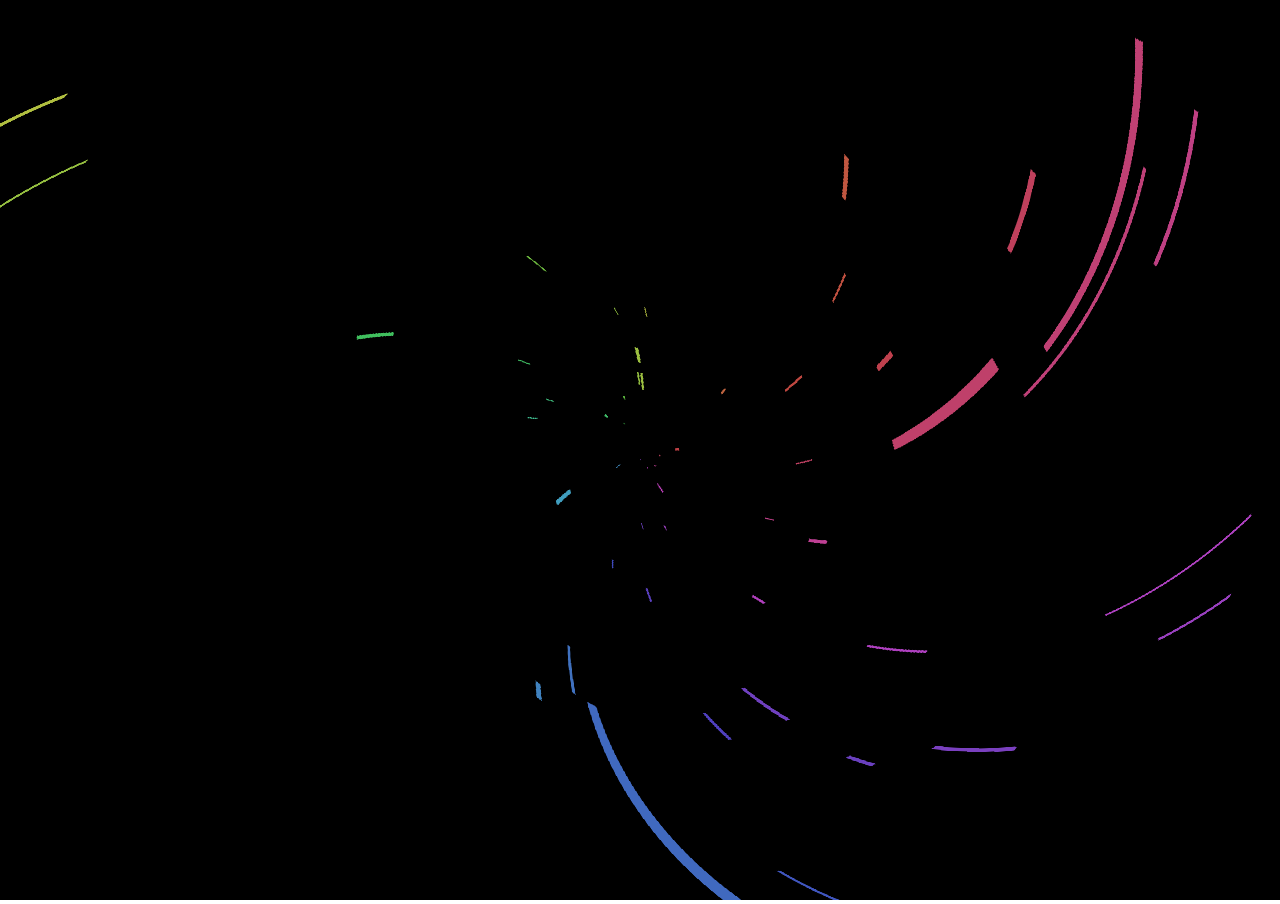
<file: postProcessing/index.html>
<!DOCTYPE html>
<html>
	<head>
		<meta charset="utf-8">
		<meta http-equiv="CACHE-CONTROL" content="NO-CACHE">
		<meta name="viewport" content="width=device-width, initial-scale=1.0">
		<title>Post-processing</title>
		<style type="text/css">
			html, body{
				padding:0;
				margin:0;
				height:100%;
				overflow:hidden;
			}
		</style>
		<script type="text/javascript" src="../js/mat4.js"></script>
		<script id="fragmentShader" type="x-shader/x-fragment">
			precision mediump float;
			varying vec4 outColor;
			void main(void){
				gl_FragColor=outColor;
			}
		</script>
		<script id="vertexShader" type="x-shader/x-vertex">
			attribute vec3 vertexPosition;
			attribute vec3 vertexNormal;
			uniform vec3 color;
			uniform mat4 pMatrix;
			uniform mat4 mVMatrix;
			varying vec4 outColor;
			void main(void){
				gl_Position=pMatrix*mVMatrix*vec4(vertexPosition, 1.0);
				outColor=vec4(color, 1.0);
			}
		</script>
		<script>
			var vertex=[-1, -1, 0,
			-1, 1, 0,
			1, 1, 0,
			1, -1, 0];
			var vertexIndex=[0, 1, 2, 0, 3, 2];
		</script>
		<script id="postF" type="x-shader/x-fragment">
			precision mediump float;
			uniform float intensity;
			uniform sampler2D sampler;
			varying vec2 coord;
			void main(void){
				float radius=distance(coord, vec2(0.5, 0.5))*intensity;
				vec2 spinCoord;
				vec2 coordO=coord-vec2(0.5, 0.5);
				coordO=coordO*0.8;
				spinCoord=vec2(cos(radius)*coordO.x-sin(radius)*coordO.y, sin(radius)*coordO.x+cos(radius)*coordO.y);
				coordO=spinCoord+vec2(0.5, 0.5);
				gl_FragColor=texture2D(sampler, coordO);
			}
		</script>
		<script id="postV" type="x-shader/x-vertex">
			attribute vec3 vertexPosition;
			uniform mat4 mVMatrix;
			varying vec2 coord;
			void main(void){
				gl_Position=vec4(vertexPosition, 1.0);
				vec4 tempCoord=vec4(vertexPosition, 1.0);
				tempCoord=tempCoord/vec4(2.0, 2.0, 1.0, 1.0);
				tempCoord=mVMatrix*tempCoord;
				tempCoord=tempCoord+vec4(0.5, 0.5, 0.0, 0.0);
				//coord=(vertexPosition.xy+vec2(1.0, 1.0))/2.0;
				coord=tempCoord.xy;
			}
		</script>
	</head>
	<body>
		<canvas id="canvas" style="width:100%;height:100%;"></canvas>
		<script type="text/javascript">
			var canvas=document.getElementById("canvas");
			var vertexBuffer, indexBuffer;
			var frameBuffer, texture, renderBuffer;
			var programShader, postPS;
			var colorMode=1;
			var lines=[];
			var gl;
			var startDate;
			function initialize(){
				gl=canvas.getContext("webgl")||canvas.getContext("experimental-webgl");
				initShaders();
				initBuffers();
				initTextureBuffer();
				gl.clearColor(0.0, 0.0, 0.0, 1.0);
				gl.enable(gl.DEPTH_TEST);
				startDate=new Date();
				window.requestAnimationFrame(draw);
			}

			function initShaders(){
				var fragmentShader=getShader(gl, "fragmentShader", "fragmentShader");
				var vertexShader=getShader(gl, "vertexShader", "vertexShader");
				programShader=gl.createProgram();
				gl.attachShader(programShader, vertexShader);
				gl.attachShader(programShader, fragmentShader);
				gl.linkProgram(programShader);
				if(!gl.getProgramParameter(programShader, gl.LINK_STATUS)){
					console.log("failed to initialize programShader shaderProgram.");
				}
				programShader.vertexPositionAttribute=gl.getAttribLocation(programShader, "vertexPosition");
				programShader.pMatrix=gl.getUniformLocation(programShader, "pMatrix");
				programShader.mVMatrix=gl.getUniformLocation(programShader, "mVMatrix");
				programShader.color=gl.getUniformLocation(programShader, "color");

				fragmentShader=getShader(gl, "postF", "fragmentShader");
				vertexShader=getShader(gl, "postV", "vertexShader");
				postPS=gl.createProgram();
				gl.attachShader(postPS, vertexShader);
				gl.attachShader(postPS, fragmentShader);
				gl.linkProgram(postPS);
				if(!gl.getProgramParameter(postPS, gl.LINK_STATUS)){
					console.log("failed to initialize postPS shaderProgram.");
				}
				postPS.vertexPositionAttribute=gl.getAttribLocation(postPS, "vertexPosition");
				postPS.samplerUniform=gl.getUniformLocation(postPS, "sampler");
				postPS.intensity=gl.getUniformLocation(postPS, "intensity");
				postPS.mVMatrix=gl.getUniformLocation(postPS, "mVMatrix");
			}

			function getShader(gl ,id, shaderType){
				var shaderScript = document.getElementById(id);
     			if (!shaderScript) {
        			return null;
				}
				var str="";
				var a=shaderScript.firstChild;
				while(a){
					if(a.nodeType==3){
						str+=a.textContent;
					}
					a=a.nextSibling;
				}
				var shader;
				if(shaderType=="fragmentShader"){
					shader = gl.createShader(gl.FRAGMENT_SHADER);
				}else if(shaderType=="vertexShader"){
					shader = gl.createShader(gl.VERTEX_SHADER);
				}else{
					return null;
				}
				gl.shaderSource(shader, str);
				gl.compileShader(shader);
				if(!gl.getShaderParameter(shader, gl.COMPILE_STATUS)){
					console.log(gl.getShaderInfoLog(shader));
					return null;
				}
				return shader;
			}

			function initBuffers(){
				vertexBuffer=gl.createBuffer();
				gl.bindBuffer(gl.ARRAY_BUFFER, vertexBuffer);
				gl.bufferData(gl.ARRAY_BUFFER, new Float32Array(vertex),gl.STATIC_DRAW);
				indexBuffer=gl.createBuffer();
				gl.bindBuffer(gl.ELEMENT_ARRAY_BUFFER, indexBuffer);
				gl.bufferData(gl.ELEMENT_ARRAY_BUFFER, new Uint16Array(vertexIndex), gl.STATIC_DRAW);
			}

			function initTextureBuffer() {
				frameBuffer=gl.createFramebuffer();
				gl.bindFramebuffer(gl.FRAMEBUFFER, frameBuffer);
				frameBuffer.width=2048;
				frameBuffer.height=2048;
				texture=gl.createTexture();
				gl.bindTexture(gl.TEXTURE_2D, texture);
				gl.texParameteri(gl.TEXTURE_2D, gl.TEXTURE_MAG_FILTER, gl.LINEAR);
				gl.texParameteri(gl.TEXTURE_2D, gl.TEXTURE_MIN_FILTER, gl.LINEAR);
				gl.texImage2D(gl.TEXTURE_2D, 0, gl.RGBA, frameBuffer.width, frameBuffer.height, 0, gl.RGBA, gl.UNSIGNED_BYTE, null);
				//gl.generateMipmap(gl.TEXTURE_2D);
				renderBuffer=gl.createRenderbuffer();
				gl.bindRenderbuffer(gl.RENDERBUFFER, renderBuffer);
				gl.renderbufferStorage(gl.RENDERBUFFER, gl.DEPTH_COMPONENT16, frameBuffer.width, frameBuffer.height);
				gl.framebufferTexture2D(gl.FRAMEBUFFER, gl.COLOR_ATTACHMENT0, gl.TEXTURE_2D, texture, 0);
				gl.framebufferRenderbuffer(gl.FRAMEBUFFER, gl.DEPTH_ATTACHMENT, gl.RENDERBUFFER, renderBuffer);
				gl.bindTexture(gl.TEXTURE_2D, null);
				gl.bindRenderbuffer(gl.RENDERBUFFER, null);
				gl.bindFramebuffer(gl.FRAMEBUFFER, null);
			}

			function draw(){
				var centerZ=0.0;
				var devicePixelRatio=window.devicePixelRatio||1;
				var width = gl.canvas.clientWidth*devicePixelRatio;
				var height = gl.canvas.clientHeight*devicePixelRatio;
				var currentDate=new Date();
				var lightDir=[-1, 0, -1];
				var mVMatrix;
				gl.canvas.width=width;
				gl.canvas.height=height;
				
				gl.bindFramebuffer(gl.FRAMEBUFFER, frameBuffer);
				gl.viewport(0, 0, frameBuffer.width, frameBuffer.height);
				var pMatrix=mat4.perspective(mat4.create(), Math.PI/5, width/height, 0.1, -3000);
				mat4.translate(pMatrix, pMatrix, [0, 0, -20]);
				gl.clear(gl.COLOR_BUFFER_BIT | gl.DEPTH_BUFFER_BIT);
				gl.useProgram(programShader);
				gl.enableVertexAttribArray(programShader.vertexPositionAttribute);
				
				gl.bindBuffer(gl.ARRAY_BUFFER, vertexBuffer);
				gl.vertexAttribPointer(programShader.vertexPositionAttribute, 3, gl.FLOAT, false, 0, 0);
				gl.bindBuffer(gl.ELEMENT_ARRAY_BUFFER, indexBuffer);
				gl.uniformMatrix4fv(programShader.pMatrix, false, pMatrix);
				for(var a=0;a<lines.length;a++){
					var line=lines[a];
					var timeDiff=currentDate-line.time;
					if(timeDiff>5000){
						lines.splice(a, 1);
						a--;
						continue;
					}
					mVMatrix=mat4.clone(line.rotate);
					mat4.translate(mVMatrix, mVMatrix, [timeDiff, 0, 0]);
					mat4.scale(mVMatrix, mVMatrix, line.size);
					gl.uniformMatrix4fv(programShader.mVMatrix, false, mVMatrix);
					gl.uniform3fv(programShader.color, line.color);
					gl.drawElements(gl.TRIANGLES, vertexIndex.length, gl.UNSIGNED_SHORT, 0);
				}
				gl.bindTexture(gl.TEXTURE_2D, texture);
				gl.generateMipmap(gl.TEXTURE_2D);
				gl.bindTexture(gl.TEXTURE_2D, null);
				gl.disableVertexAttribArray(programShader.vertexPositionAttribute);
				
				gl.bindFramebuffer(gl.FRAMEBUFFER, null);
				gl.viewport(0, 0, width, height);
				gl.clear(gl.COLOR_BUFFER_BIT | gl.DEPTH_BUFFER_BIT);
				gl.useProgram(postPS);
				gl.enableVertexAttribArray(postPS.vertexPositionAttribute);
				gl.bindBuffer(gl.ARRAY_BUFFER, vertexBuffer);
				gl.vertexAttribPointer(postPS.vertexPositionAttribute, 3, gl.FLOAT, false, 0, 0);
				gl.bindBuffer(gl.ELEMENT_ARRAY_BUFFER, indexBuffer);
				gl.activeTexture(gl.TEXTURE0);
				gl.bindTexture(gl.TEXTURE_2D, texture);
				gl.uniform1i(postPS.samplerUniform, 0);
				gl.uniform1f(postPS.intensity, Math.sin(-(currentDate-startDate)/2000)*2*Math.PI*0.5);
				mVMatrix=mat4.create();
				if(width>height){
					mat4.scale(mVMatrix, mVMatrix, [1, height/width, 1]);
				}else{
					mat4.scale(mVMatrix, mVMatrix, [width/height, 1, 1]);
				}
				gl.uniformMatrix4fv(postPS.mVMatrix, false, mVMatrix);
				gl.drawElements(gl.TRIANGLES, vertexIndex.length, gl.UNSIGNED_SHORT, 0);
				gl.disableVertexAttribArray(postPS.vertexPositionAttribute);

				if(lines.length>1000){
					lines.splice(0, 100);
				}
				var rand=Math.random()*4;
				for(var a=0;a<rand;a++){
					lines.push(new Line());
				}
				window.requestAnimationFrame(draw);
				//console.log(lines.length);
			}

			function Line(){
				this.color=[];
				this.size=[Math.random()*40+50, Math.random()*0.1+0.05, 1];
				this.roundAngle=Math.random()*2*Math.PI;
				var rand=Math.random();
				if(rand>0.7){
					this.position=Math.random()*100+200;
					this.size[1]*=this.position*0.06;
				}else if(rand >0.3){
					this.position=Math.random()*100+50;
					this.size[1]*=this.position*0.06;
				}else{
					this.position=Math.random()*50+1;
					this.size[1]*=this.position*0.15;
				}
				if(colorMode==0){
					this.color=[Math.random(), Math.random(), Math.random()];
				}else if(colorMode==1){
					var hsl=[this.roundAngle/Math.PI*180, 0.5, 0.5];
					this.color=hsl2rgb(hsl);
				}else if(colorMode==2){
					var hsl=[this.position/5*6, 0.5, 0.5];
					this.color=hsl2rgb(hsl);
				}
				this.rotate=mat4.identity(mat4.create());
				mat4.translate(this.rotate, this.rotate, [0, 0, -2000]);
				mat4.rotate(this.rotate, this.rotate, this.roundAngle, [0, 0, 1]);
				mat4.translate(this.rotate, this.rotate, [this.position, 0, 0]);
				mat4.rotate(this.rotate, this.rotate, Math.PI*0.5, [0, -1, 0]);
				this.time=new Date();
				
			}

			function hsl2rgb(hsl){
				var q;
				var color=[];
				if(hsl[2]<0.5){
					q=l*(1+hsl[1]);
				}else{
					q=hsl[2]+hsl[1]-(hsl[2]*hsl[1]);
				}
				var p=2*hsl[2]-q;
				var hk=hsl[0]/360;
				var t=[hk+1/3, hk, hk-1/3];
				for(var a=0;a<3;a++){
					if(t[a]<0){
						t[a]=t[a]+1;
					}else if(t[a]>1){
						t[a]=t[a]-1;
					}
					if(t[a]<1/6){
						color[a]=p+((q-p)*6*t[a]);
					}else if(t[a]<1/2){
						color[a]=q;
					}else if(t[a]<2/3){
						color[a]=p+((q-p)*6*(2/3-t[a]));
					}else{
						color[a]=p;
					}
				}
				return color;
			}

			function changeColorMode(){
				colorMode++;
				if(colorMode>2){
					colorMode=1;
				}
			}
			setInterval(changeColorMode, 5000);
			initialize();

		</script>
	</body>
</html>
</file>
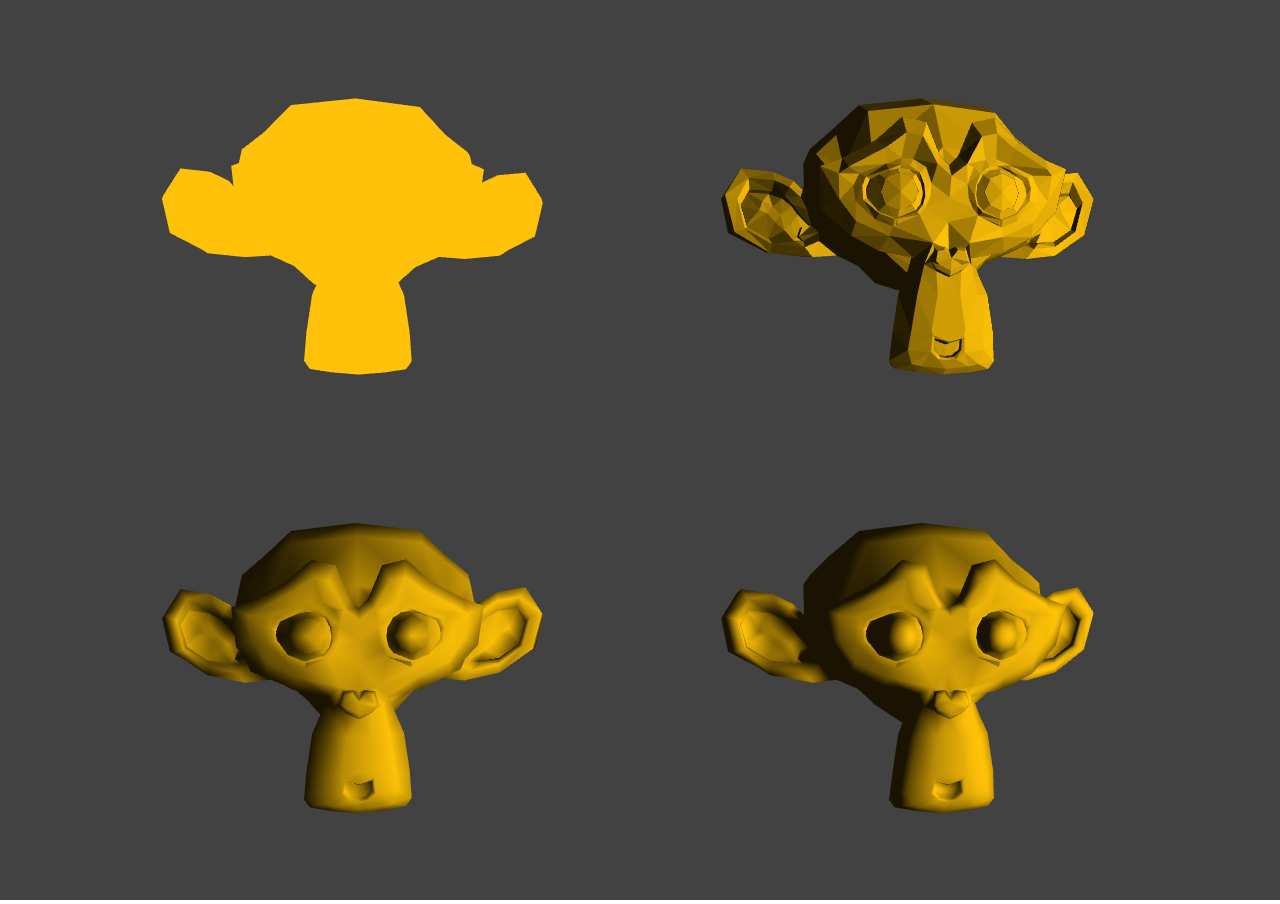
<file: shading/index.html>
<!DOCTYPE html>
<html>
	<head>
		<meta charset="utf-8">
		<meta http-equiv="CACHE-CONTROL" content="NO-CACHE">
		<meta name="viewport" content="width=device-width, initial-scale=1.0">
		<title>Shading Monkey</title>
		<style type="text/css">
			html, body{
				padding:0;
				margin:0;
				height:100%;
				overflow:hidden;
			}
		</style>
		<script type="text/javascript" src="../js/mat4.js"></script>
		<script id="noneF" type="x-shader/x-fragment">
			precision mediump float;
			varying vec4 color;
			void main(void){
				gl_FragColor=color;
			}
		</script>
		<script id="noneV" type="x-shader/x-vertex">
			attribute vec3 vertexPosition;
			uniform mat4 pMatrix;
			uniform mat4 mVMatrix;
			varying vec4 color;
			void main(void){
				vec3 objectColor=vec3(1.0,0.76,0.03);
				gl_Position=pMatrix*mVMatrix*vec4(vertexPosition, 1.0);
				color=vec4(objectColor, 1.0);
			}
		</script>
		<script id="flatF" type="x-shader/x-fragment">
			precision mediump float;
			varying vec4 color;
			void main(void){
				gl_FragColor=color;
			}
		</script>
		<script id="flatV" type="x-shader/x-vertex">
			attribute vec3 vertexPosition;
			attribute vec3 vertexNormal;
			uniform mat4 pMatrix;
			uniform mat4 mVMatrix;
			uniform vec3 lightPosition;
			uniform vec3 lightDir;
			varying vec4 color;
			void main(void){
				vec3 objectColor=vec3(1.0,0.76,0.03);
				float light;
				vec3 normal;
				normal=(mVMatrix*vec4(vertexNormal, 1.0)-mVMatrix*vec4(0.0, 0.0, 0.0, 1.0)).xyz;
				light=max(0.0, dot(normalize(-lightDir), normalize(normal)));
				gl_Position=pMatrix*mVMatrix*vec4(vertexPosition, 1.0);
				color=vec4((light*0.9+0.1)*objectColor, 1.0);
			}
		</script>
		<script id="phongF" type="x-shader/x-fragment">
			precision mediump float;
			uniform vec3 lightDir;
			varying vec4 normal;
			void main(void){
				vec3 objectColor=vec3(1.0,0.76,0.03);
				float light=max(0.0, dot(normalize(-lightDir), normalize(normal.xyz)));
				gl_FragColor=vec4((light*0.9+0.1)*objectColor, 1.0);;
			}
		</script>
		<script id="phongV" type="x-shader/x-vertex">
			attribute vec3 vertexPosition;
			attribute vec3 vertexNormal;
			uniform mat4 pMatrix;
			uniform mat4 mVMatrix;
			uniform vec3 lightPosition;
			varying vec4 normal;
			void main(void){
				normal=(mVMatrix*vec4(vertexNormal, 1.0)-mVMatrix*vec4(0.0, 0.0, 0.0, 1.0));
				gl_Position=pMatrix*mVMatrix*vec4(vertexPosition, 1.0);
			}
		</script>
		<script src="./monkey.js"></script>
	</head>
	<body>
		<canvas id="canvas" style="width:100%;height:100%;"></canvas>
		<script type="text/javascript">
			var canvas=document.getElementById("canvas");
			var monkeyVertexBuffer, monkeyNormalBuffer, monkeyIndexBuffer;
			var flatMonkeyIndexBuffer, flatMonkeyNormalBuffer, flatMonkeyVertexBuffer;
			var flatSP, phongSP, noneSP;
			var sunShaderProgram;
			var textures={};
			var gl;
			var startDate;
			function initialize(){
				gl=canvas.getContext("webgl")||canvas.getContext("experimental-webgl");
				initialMonkey();
				initShaders();
				initBuffers();
				initTexture();
				gl.clearColor(0.26, 0.26, 0.26, 1.0);
				gl.enable(gl.DEPTH_TEST);
				startDate=new Date();
				window.requestAnimationFrame(draw);
			}

			function initShaders(){
				var fragmentShader=getShader(gl, "flatF", "fragmentShader");
				var vertexShader=getShader(gl, "flatV", "vertexShader");
				flatSP=gl.createProgram();
				gl.attachShader(flatSP, vertexShader);
				gl.attachShader(flatSP, fragmentShader);
				gl.linkProgram(flatSP);
				if(!gl.getProgramParameter(flatSP, gl.LINK_STATUS)){
					console.log("failed to initialize flatSP shaderProgram.");
				}
				flatSP.vertexPositionAttribute=gl.getAttribLocation(flatSP, "vertexPosition");
				flatSP.vertexNormalAttribute=gl.getAttribLocation(flatSP, "vertexNormal");
				flatSP.pMatrix=gl.getUniformLocation(flatSP, "pMatrix");
				flatSP.mVMatrix=gl.getUniformLocation(flatSP, "mVMatrix");
				flatSP.lightDir=gl.getUniformLocation(flatSP, "lightDir");

				fragmentShader=getShader(gl, "phongF", "fragmentShader");
				vertexShader=getShader(gl, "phongV", "vertexShader");
				phongSP=gl.createProgram();
				gl.attachShader(phongSP, vertexShader);
				gl.attachShader(phongSP, fragmentShader);
				gl.linkProgram(phongSP);
				if(!gl.getProgramParameter(phongSP, gl.LINK_STATUS)){
					console.log("failed to initialize phongSP shaderProgram.");
				}
				phongSP.vertexPositionAttribute=gl.getAttribLocation(phongSP, "vertexPosition");
				phongSP.vertexNormalAttribute=gl.getAttribLocation(phongSP, "vertexNormal");
				phongSP.pMatrix=gl.getUniformLocation(phongSP, "pMatrix");
				phongSP.mVMatrix=gl.getUniformLocation(phongSP, "mVMatrix");
				phongSP.lightDir=gl.getUniformLocation(phongSP, "lightDir");
				
				fragmentShader=getShader(gl, "noneF", "fragmentShader");
				vertexShader=getShader(gl, "noneV", "vertexShader");
				noneSP=gl.createProgram();
				gl.attachShader(noneSP, vertexShader);
				gl.attachShader(noneSP, fragmentShader);
				gl.linkProgram(noneSP);
				if(!gl.getProgramParameter(noneSP, gl.LINK_STATUS)){
					console.log("failed to initialize noneSP shaderProgram.");
				}
				noneSP.vertexPositionAttribute=gl.getAttribLocation(noneSP, "vertexPosition");
				noneSP.pMatrix=gl.getUniformLocation(noneSP, "pMatrix");
				noneSP.mVMatrix=gl.getUniformLocation(noneSP, "mVMatrix");
			}

			function getShader(gl ,id, shaderType){
				var shaderScript = document.getElementById(id);
     			if (!shaderScript) {
        			return null;
				}
				var str="";
				var a=shaderScript.firstChild;
				while(a){
					if(a.nodeType==3){
						str+=a.textContent;
					}
					a=a.nextSibling;
				}
				var shader;
				if(shaderType=="fragmentShader"){
					shader = gl.createShader(gl.FRAGMENT_SHADER);
				}else if(shaderType=="vertexShader"){
					shader = gl.createShader(gl.VERTEX_SHADER);
				}else{
					return null;
				}
				gl.shaderSource(shader, str);
				gl.compileShader(shader);
				if(!gl.getShaderParameter(shader, gl.COMPILE_STATUS)){
					console.log(gl.getShaderInfoLog(shader));
					return null;
				}
				return shader;
			}

			function initBuffers(){
				monkeyVertexBuffer=gl.createBuffer();
				gl.bindBuffer(gl.ARRAY_BUFFER, monkeyVertexBuffer);
				gl.bufferData(gl.ARRAY_BUFFER, new Float32Array(monkeyVertex),gl.STATIC_DRAW);
				monkeyNormalBuffer=gl.createBuffer();
				gl.bindBuffer(gl.ARRAY_BUFFER, monkeyNormalBuffer);
				gl.bufferData(gl.ARRAY_BUFFER, new Float32Array(monkeyNormal), gl.STATIC_DRAW);
				monkeyIndexBuffer=gl.createBuffer();
				gl.bindBuffer(gl.ELEMENT_ARRAY_BUFFER, monkeyIndexBuffer);
				gl.bufferData(gl.ELEMENT_ARRAY_BUFFER, new Uint16Array(monkeyVertexIndex), gl.STATIC_DRAW);
				flatMonkeyVertexBuffer=gl.createBuffer();
				gl.bindBuffer(gl.ARRAY_BUFFER, flatMonkeyVertexBuffer);
				gl.bufferData(gl.ARRAY_BUFFER, new Float32Array(monkeyFlatVertex),gl.STATIC_DRAW);
				flatMonkeyNormalBuffer=gl.createBuffer();
				gl.bindBuffer(gl.ARRAY_BUFFER, flatMonkeyNormalBuffer);
				gl.bufferData(gl.ARRAY_BUFFER, new Float32Array(monkeyFlatNormal), gl.STATIC_DRAW);
				flatMonkeyIndexBuffer=gl.createBuffer();
				gl.bindBuffer(gl.ELEMENT_ARRAY_BUFFER, flatMonkeyIndexBuffer);
				gl.bufferData(gl.ELEMENT_ARRAY_BUFFER, new Uint16Array(monkeyFlatVertexIndex), gl.STATIC_DRAW);
			}

			function initTexture(){
			}

			function loadTexture(texture){
				textures[texture]=gl.createTexture();
				textures[texture].image=new Image();
				textures[texture].image.onload=function(){
					handleTexture(texture);
				}.bind(this);
				gl.bindTexture(gl.TEXTURE_2D, textures[texture]);
				gl.texImage2D(gl.TEXTURE_2D, 0, gl.RGBA, 1, 1, 0, gl.RGBA, gl.UNSIGNED_BYTE, new Uint8Array([125, 125, 125,255]));
				textures[texture].image.src="./"+texture+".png";
			}

			function handleTexture(texture){
				var temp=textures[texture];
				gl.bindTexture(gl.TEXTURE_2D, temp);
				gl.pixelStorei(gl.UNPACK_FLIP_Y_WEBGL, true);
				gl.texImage2D(gl.TEXTURE_2D, 0, gl.RGBA, gl.RGBA, gl.UNSIGNED_BYTE, temp.image);
				if(isPowerOfTwo(temp.image.width)&&isPowerOfTwo(temp.image.height)){
					gl.texParameteri(gl.TEXTURE_2D, gl.TEXTURE_MAG_FILTER, gl.LINEAR);
					gl.texParameteri(gl.TEXTURE_2D, gl.TEXTURE_MIN_FILTER, gl.LINEAR);
					gl.texParameteri(gl.TEXTURE_2D, gl.TEXTURE_WRAP_S, gl.REPEAT);
					gl.texParameteri(gl.TEXTURE_2D, gl.TEXTURE_WRAP_T, gl.REPEAT);
				}else{
					gl.texParameteri(gl.TEXTURE_2D, gl.TEXTURE_MIN_FILTER, gl.LINEAR);
					gl.texParameteri(gl.TEXTURE_2D, gl.TEXTURE_WRAP_S, gl.CLAMP_TO_EDGE);
					gl.texParameteri(gl.TEXTURE_2D, gl.TEXTURE_WRAP_T, gl.CLAMP_TO_EDGE);
				}
				gl.bindTexture(gl.TEXTURE_2D, null);
				
			}

			function isPowerOfTwo(i){
				return (i&(i-1))==0;
			}

			function draw(){
				var centerZ=0.0;
				var devicePixelRatio=window.devicePixelRatio||1;
				var width = gl.canvas.clientWidth*devicePixelRatio;
				var height = gl.canvas.clientHeight*devicePixelRatio;
				var currentDate=new Date();
				var lightDir=[-1, 0, -1];
				var mVMatrix;
				gl.canvas.width=width;
				gl.canvas.height=height;
				gl.viewport(0, 0, width, height);
				gl.clear(gl.COLOR_BUFFER_BIT | gl.DEPTH_BUFFER_BIT);
				
				var pMatrix=mat4.perspective(mat4.create(), Math.PI/10, width/height, 0.1, 10000);
				mat4.translate(pMatrix, pMatrix, [0, 0, -20]);

				gl.useProgram(noneSP);
				gl.enableVertexAttribArray(noneSP.vertexPositionAttribute);
				mVMatrix=mat4.identity(mat4.create());
				gl.bindBuffer(gl.ARRAY_BUFFER, monkeyVertexBuffer);
				gl.vertexAttribPointer(noneSP.vertexPositionAttribute, 3, gl.FLOAT, false, 0, 0);
				gl.bindBuffer(gl.ELEMENT_ARRAY_BUFFER, monkeyIndexBuffer);
				gl.uniformMatrix4fv(noneSP.pMatrix, false, pMatrix);
				mat4.translate(mVMatrix, mVMatrix, [-2, 1.5, centerZ]);
				mat4.rotate(mVMatrix, mVMatrix, (currentDate- startDate)/1000*Math.PI/25, [0, 1, 0]);
				gl.uniformMatrix4fv(noneSP.mVMatrix, false, mVMatrix);
				gl.drawElements(gl.TRIANGLES, monkeyVertexIndex.length, gl.UNSIGNED_SHORT, 0);
				gl.disableVertexAttribArray(noneSP.vertexPositionAttribute);
				
				gl.useProgram(flatSP);
				gl.enableVertexAttribArray(flatSP.vertexPositionAttribute);
				gl.enableVertexAttribArray(flatSP.vertexNormalAttribute);
				mVMatrix=mat4.identity(mat4.create());
				gl.bindBuffer(gl.ARRAY_BUFFER, flatMonkeyVertexBuffer);
				gl.vertexAttribPointer(flatSP.vertexPositionAttribute, 3, gl.FLOAT, false, 0, 0);
				gl.bindBuffer(gl.ARRAY_BUFFER, flatMonkeyNormalBuffer);
				gl.vertexAttribPointer(flatSP.vertexNormalAttribute, 3, gl.FLOAT, false, 0, 0)
				gl.bindBuffer(gl.ELEMENT_ARRAY_BUFFER, flatMonkeyIndexBuffer);
				gl.uniform3fv(flatSP.lightDir, lightDir);
				gl.uniformMatrix4fv(flatSP.pMatrix, false, pMatrix);
				mat4.translate(mVMatrix, mVMatrix, [2, 1.5, centerZ]);
				mat4.rotate(mVMatrix, mVMatrix, (currentDate- startDate)/1000*Math.PI/25, [0, 1, 0]);
				gl.uniformMatrix4fv(flatSP.mVMatrix, false, mVMatrix);
				gl.drawElements(gl.TRIANGLES, monkeyFlatVertexIndex.length, gl.UNSIGNED_SHORT, 0);

				mVMatrix=mat4.identity(mat4.create());
				gl.bindBuffer(gl.ARRAY_BUFFER, monkeyVertexBuffer);
				gl.vertexAttribPointer(flatSP.vertexPositionAttribute, 3, gl.FLOAT, false, 0, 0);
				gl.bindBuffer(gl.ARRAY_BUFFER, monkeyNormalBuffer);
				gl.vertexAttribPointer(flatSP.vertexNormalAttribute, 3, gl.FLOAT, false, 0, 0)
				gl.bindBuffer(gl.ELEMENT_ARRAY_BUFFER, monkeyIndexBuffer);
				gl.uniform3fv(flatSP.lightDir, lightDir);
				gl.uniformMatrix4fv(flatSP.pMatrix, false, pMatrix);
				mat4.translate(mVMatrix, mVMatrix, [-2, -1.5, centerZ]);
				mat4.rotate(mVMatrix, mVMatrix, (currentDate- startDate)/1000*Math.PI/25, [0, 1, 0]);
				gl.uniformMatrix4fv(flatSP.mVMatrix, false, mVMatrix);
				gl.drawElements(gl.TRIANGLES, monkeyVertexIndex.length, gl.UNSIGNED_SHORT, 0);
				gl.disableVertexAttribArray(flatSP.vertexPositionAttribute);				
				gl.disableVertexAttribArray(flatSP.vertexNormalAttribute);				

				gl.useProgram(phongSP);
				gl.enableVertexAttribArray(phongSP.vertexPositionAttribute);
				gl.enableVertexAttribArray(phongSP.vertexNormalAttribute);
				mVMatrix=mat4.identity(mat4.create());
				gl.bindBuffer(gl.ARRAY_BUFFER, monkeyVertexBuffer);
				gl.vertexAttribPointer(phongSP.vertexPositionAttribute, 3, gl.FLOAT, false, 0, 0);
				gl.bindBuffer(gl.ARRAY_BUFFER, monkeyNormalBuffer);
				gl.vertexAttribPointer(phongSP.vertexNormalAttribute, 3, gl.FLOAT, false, 0, 0)
				gl.bindBuffer(gl.ELEMENT_ARRAY_BUFFER, monkeyIndexBuffer);
				gl.uniform3fv(phongSP.lightDir, lightDir);
				gl.uniformMatrix4fv(phongSP.pMatrix, false, pMatrix);
				mat4.translate(mVMatrix, mVMatrix, [2, -1.5, centerZ]);
				mat4.rotate(mVMatrix, mVMatrix, (currentDate- startDate)/1000*Math.PI/25, [0, 1, 0]);
				gl.uniformMatrix4fv(phongSP.mVMatrix, false, mVMatrix);
				gl.drawElements(gl.TRIANGLES, monkeyVertexIndex.length, gl.UNSIGNED_SHORT, 0);
				gl.disableVertexAttribArray(phongSP.vertexPositionAttribute);				
				gl.disableVertexAttribArray(phongSP.vertexNormalAttribute);

				window.requestAnimationFrame(draw);
			}

			initialize();

		</script>
	</body>
</html>
</file>
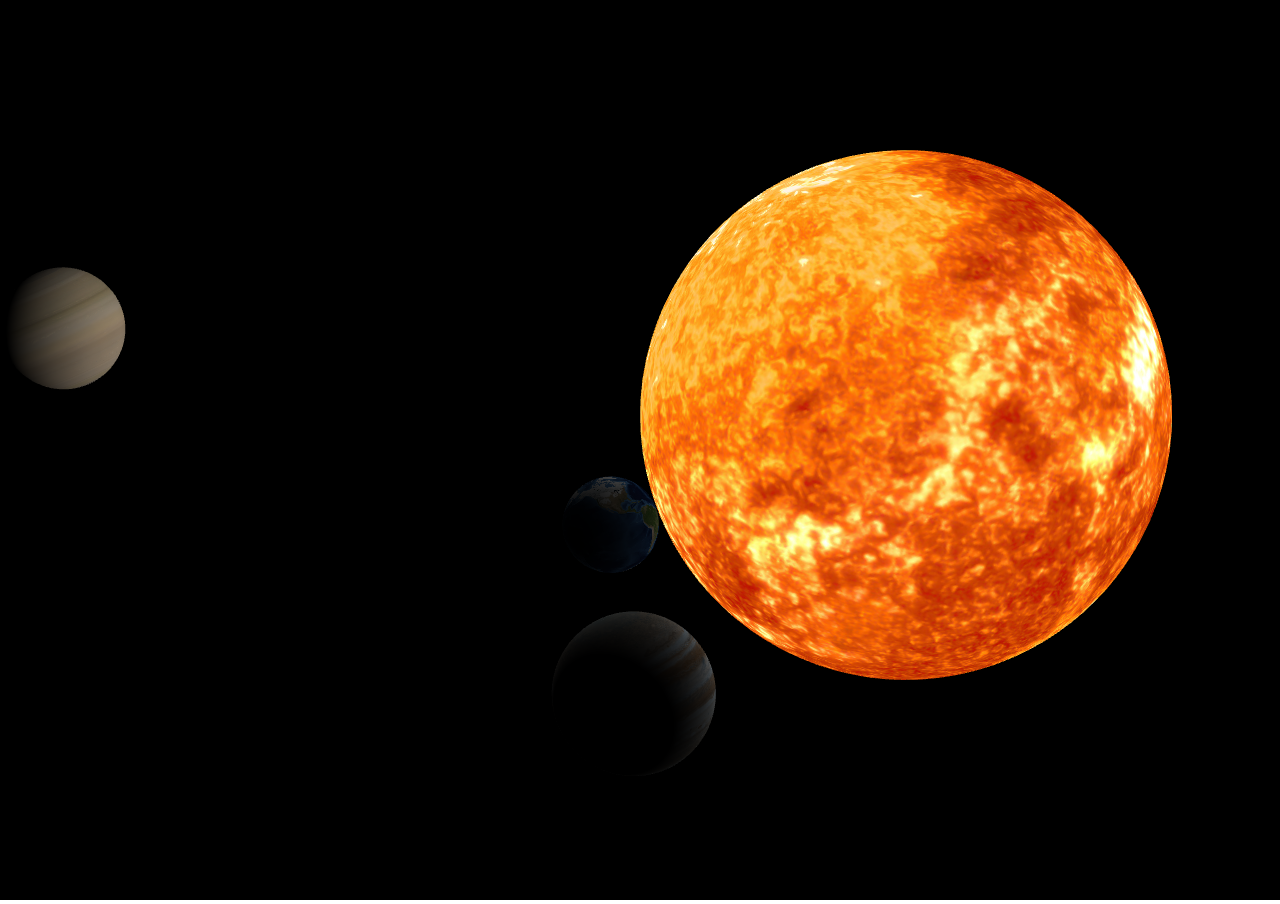
<file: solarSystem/index.html>
<!DOCTYPE html>
<html>
	<head>
		<meta charset="utf-8">
		<meta http-equiv="CACHE-CONTROL" content="NO-CACHE">
		<meta name="viewport" content="width=device-width, initial-scale=1.0">
		<title>Solar system</title>
		<style type="text/css">
			html, body{
				padding:0;
				margin:0;
				height:100%;
				overflow:hidden;
			}
		</style>
		<script type="text/javascript" src="../js/mat4.js"></script>
		<script id="frag" type="x-shader/x-fragment">
			precision mediump float;
			varying vec4 color;
			varying vec2 textureCoord;
			varying float light;
			uniform sampler2D sampler;
			void main(void){
				float lightConst=0.75;
				vec3 textureColor=texture2D(sampler, vec2(textureCoord.s, textureCoord.t)).rgb;
				gl_FragColor=vec4(textureColor*lightConst*light+textureColor*(1.0-lightConst), 1.0);
			}
		</script>
		<script id="vertex" type="x-shader/x-vertex">
			attribute vec3 vertexPosition;
			attribute vec3 vertexColor;
			attribute vec2 vertexTextureCoord;
			uniform mat4 pMatrix;
			uniform mat4 mVMatrix;
			varying vec4 color;
			varying vec2 textureCoord;
			varying float light;
			void main(void){
				vec3 normal=(mVMatrix*vec4(vertexPosition, 1.0)-mVMatrix*vec4(0.0, 0.0, 0.0,1.0)).xyz;
				vec3 acturalPosition=(mVMatrix*vec4(vertexPosition, 1.0)).xyz;
				vec3 lightDir=vec3(0.0, 0.0, 0.0) - acturalPosition;
				lightDir=normalize(lightDir);
				light=dot(lightDir, normal);
				gl_Position=pMatrix*mVMatrix*vec4(vertexPosition, 1.0);
				color=vec4(vertexColor, 1.0);
				textureCoord=vertexTextureCoord;
			}
		</script>
		<script id="sunFrag" type="x-shader/x-fragment">
			precision mediump float;
			varying vec4 color;
			varying vec2 textureCoord;
			uniform sampler2D sampler;
			void main(void){
				gl_FragColor=texture2D(sampler, vec2(textureCoord.s, textureCoord.t));
			}
		</script>
		<script id="sunVertex" type="x-shader/x-vertex">
			attribute vec3 vertexPosition;
			attribute vec3 vertexColor;
			attribute vec2 vertexTextureCoord;
			uniform mat4 pMatrix;
			uniform mat4 mVMatrix;
			varying vec4 color;
			varying vec2 textureCoord;
			void main(void){
				gl_Position=pMatrix*mVMatrix*vec4(vertexPosition, 1.0);
				color=vec4(vertexColor, 1.0);
				textureCoord=vertexTextureCoord;
			}
		</script>
		<script src="./ball.js"></script>
	</head>
	<body>
		<canvas id="canvas" style="width:100%;height:100%;"></canvas>
		<script type="text/javascript">
			var canvas=document.getElementById("canvas");
			var verticsBuffer;
			var verticsIndexBuffer;
			var vertexColorBuffer;
			var vertexTextCoorBuffer;
			var shaderProgram;
			var sunShaderProgram;
			var textures={};
			var gl;
			var startDate;
			function initialize(){
				gl=canvas.getContext("webgl")||canvas.getContext("experimental-webgl");
				initShaders();
				initBuffers();
				initTexture();
				gl.clearColor(0.0, 0.0, 0.0, 1.0);
				gl.enable(gl.DEPTH_TEST);
				startDate=new Date();
				window.requestAnimationFrame(draw);
			}

			function initShaders(){
				var fragmentShader=getShader(gl, "frag", "fragmentShader");
				var vertexShader=getShader(gl, "vertex", "vertexShader");
				shaderProgram=gl.createProgram();
				gl.attachShader(shaderProgram, vertexShader);
				gl.attachShader(shaderProgram, fragmentShader);
				gl.linkProgram(shaderProgram);
				if(!gl.getProgramParameter(shaderProgram, gl.LINK_STATUS)){
					console.log("failed to initialize shaderProgram");
				}
				gl.useProgram(shaderProgram);
				shaderProgram.vertexPositionAttribute=gl.getAttribLocation(shaderProgram, "vertexPosition");
				gl.enableVertexAttribArray(shaderProgram.vertexPositionAttribute);
				shaderProgram.vertexColorAttribute=gl.getAttribLocation(shaderProgram, "vertexColor");
				gl.enableVertexAttribArray(shaderProgram.vertexColorAttribute);
				shaderProgram.vertexTextureCoordAttribute=gl.getAttribLocation(shaderProgram, "vertexTextureCoord");
				gl.enableVertexAttribArray(shaderProgram.vertexTextureCoordAttribute);
				shaderProgram.pMatrix=gl.getUniformLocation(shaderProgram, "pMatrix");
				shaderProgram.mVMatrix=gl.getUniformLocation(shaderProgram, "mVMatrix");
				shaderProgram.samplerUniform=gl.getUniformLocation(shaderProgram, "sampler");
				
				fragmentShader=getShader(gl, "sunFrag", "fragmentShader");
				vertexShader=getShader(gl, "sunVertex", "vertexShader");
				sunShaderProgram=gl.createProgram();
				gl.attachShader(sunShaderProgram, vertexShader);
				gl.attachShader(sunShaderProgram, fragmentShader);
				gl.linkProgram(sunShaderProgram);
				if(!gl.getProgramParameter(shaderProgram, gl.LINK_STATUS)){
					console.log("failed to initialize sunShaderProgram");
				}
				gl.useProgram(sunShaderProgram);
				sunShaderProgram.vertexPositionAttribute=gl.getAttribLocation(sunShaderProgram, "vertexPosition");
				gl.enableVertexAttribArray(sunShaderProgram.vertexPositionAttribute);
				sunShaderProgram.vertexColorAttribute=gl.getAttribLocation(sunShaderProgram, "vertexColor");
				gl.enableVertexAttribArray(sunShaderProgram.vertexColorAttribute);
				sunShaderProgram.vertexTextureCoordAttribute=gl.getAttribLocation(sunShaderProgram, "vertexTextureCoord");
				gl.enableVertexAttribArray(sunShaderProgram.vertexTextureCoordAttribute);
				sunShaderProgram.pMatrix=gl.getUniformLocation(sunShaderProgram, "pMatrix");
				sunShaderProgram.mVMatrix=gl.getUniformLocation(sunShaderProgram, "mVMatrix");
				sunShaderProgram.samplerUniform=gl.getUniformLocation(sunShaderProgram, "sampler");
			}

			function getShader(gl ,id, shaderType){
				var shaderScript = document.getElementById(id);
     			if (!shaderScript) {
        			return null;
				}
				var str="";
				var a=shaderScript.firstChild;
				while(a){
					if(a.nodeType==3){
						str+=a.textContent;
					}
					a=a.nextSibling;
				}
				var shader;
				if(shaderType=="fragmentShader"){
					shader = gl.createShader(gl.FRAGMENT_SHADER);
				}else if(shaderType=="vertexShader"){
					shader = gl.createShader(gl.VERTEX_SHADER);
				}else{
					return null;
				}
				gl.shaderSource(shader, str);
				gl.compileShader(shader);
				if(!gl.getShaderParameter(shader, gl.COMPILE_STATUS)){
					console.log(gl.getShaderInfoLog(shader));
					return null;
				}
				return shader;
			}

			function initBuffers(){
				verticsBuffer=gl.createBuffer();
				gl.bindBuffer(gl.ARRAY_BUFFER, verticsBuffer);
				gl.bufferData(gl.ARRAY_BUFFER, new Float32Array(ballVertex),gl.STATIC_DRAW);
				vertexTextCoorBuffer=gl.createBuffer();
				gl.bindBuffer(gl.ARRAY_BUFFER, vertexTextCoorBuffer);
				gl.bufferData(gl.ARRAY_BUFFER, new Float32Array(ballTextCoor), gl.STATIC_DRAW);
				verticsIndexBuffer=gl.createBuffer();
				gl.bindBuffer(gl.ELEMENT_ARRAY_BUFFER, verticsIndexBuffer);
				gl.bufferData(gl.ELEMENT_ARRAY_BUFFER, new Uint16Array(ballIndex), gl.STATIC_DRAW);

				var vertexColor=[];
				for(var a=0;a<ballIndex.length;){
					var color=a/ballIndex.length;
					vertexColor[a++]=color;
					vertexColor[a++]=color;
					vertexColor[a++]=color;
				}
				vertexColorBuffer=gl.createBuffer();
				gl.bindBuffer(gl.ARRAY_BUFFER, vertexColorBuffer);
				gl.bufferData(gl.ARRAY_BUFFER, new Float32Array(vertexColor), gl.STATIC_DRAW);
			}

			function initTexture(){
				loadTexture("earth");
				loadTexture("sun");
				loadTexture("saturn");
				loadTexture("jupiter");
			}

			function loadTexture(texture){
				textures[texture]=gl.createTexture();
				textures[texture].image=new Image();
				textures[texture].image.onload=function(){
					handleTexture(texture);
				}.bind(this);
				gl.bindTexture(gl.TEXTURE_2D, textures[texture]);
				gl.texImage2D(gl.TEXTURE_2D, 0, gl.RGBA, 1, 1, 0, gl.RGBA, gl.UNSIGNED_BYTE, new Uint8Array([125, 125, 125,255]));
				textures[texture].image.src="./"+texture+".png";
			}

			function handleTexture(texture){
				var temp=textures[texture];
				gl.bindTexture(gl.TEXTURE_2D, temp);
				gl.pixelStorei(gl.UNPACK_FLIP_Y_WEBGL, true);
				gl.texImage2D(gl.TEXTURE_2D, 0, gl.RGBA, gl.RGBA, gl.UNSIGNED_BYTE, temp.image);
				if(isPowerOfTwo(temp.image.width)&&isPowerOfTwo(temp.image.height)){
					gl.texParameteri(gl.TEXTURE_2D, gl.TEXTURE_MAG_FILTER, gl.LINEAR);
					gl.texParameteri(gl.TEXTURE_2D, gl.TEXTURE_MIN_FILTER, gl.LINEAR);
					gl.texParameteri(gl.TEXTURE_2D, gl.TEXTURE_WRAP_S, gl.REPEAT);
					gl.texParameteri(gl.TEXTURE_2D, gl.TEXTURE_WRAP_T, gl.REPEAT);
				}else{
					gl.texParameteri(gl.TEXTURE_2D, gl.TEXTURE_MIN_FILTER, gl.LINEAR);
					gl.texParameteri(gl.TEXTURE_2D, gl.TEXTURE_WRAP_S, gl.CLAMP_TO_EDGE);
					gl.texParameteri(gl.TEXTURE_2D, gl.TEXTURE_WRAP_T, gl.CLAMP_TO_EDGE);
				}
				gl.bindTexture(gl.TEXTURE_2D, null);
				
			}

			function isPowerOfTwo(i){
				return (i&(i-1))==0;
			}

			function draw(){
				var centerZ=0.0;
				var devicePixelRatio=window.devicePixelRatio||1;
				var width = gl.canvas.clientWidth*devicePixelRatio;
				var height = gl.canvas.clientHeight*devicePixelRatio;
				var currentDate=new Date();
				gl.canvas.width=width;
				gl.canvas.height=height;
				gl.viewport(0, 0, width, height);
				gl.clear(gl.COLOR_BUFFER_BIT | gl.DEPTH_BUFFER_BIT);
				
				var pMatrix=mat4.perspective(mat4.create(), Math.PI/10, width/height, 0.1, 10000);
				mat4.rotate(pMatrix, pMatrix, Math.PI/8, [1, 0, 0]);
				mat4.translate(pMatrix, pMatrix, [2, -8, -20]);

				var mVMatrix=mat4.identity(mat4.create());

				gl.bindBuffer(gl.ARRAY_BUFFER, verticsBuffer);
				gl.vertexAttribPointer(shaderProgram.vertexPositionAttribute, 3, gl.FLOAT, false, 0, 0);
				gl.bindBuffer(gl.ARRAY_BUFFER, vertexColorBuffer);
				gl.vertexAttribPointer(shaderProgram.vertexColorAttribute, 3, gl.FLOAT, false, 0, 0)
				gl.bindBuffer(gl.ARRAY_BUFFER, vertexTextCoorBuffer);
				gl.vertexAttribPointer(shaderProgram.vertexTextureCoordAttribute, 2, gl.FLOAT, false, 0, 0);
				

				
				gl.useProgram(sunShaderProgram);
				gl.uniformMatrix4fv(sunShaderProgram.pMatrix, false, pMatrix);
				gl.activeTexture(gl.TEXTURE0);
				gl.bindTexture(gl.TEXTURE_2D, textures["sun"]);
				mat4.translate(mVMatrix, mVMatrix, [0, 0, centerZ]);
				mat4.rotate(mVMatrix, mVMatrix, (currentDate- startDate)/1000*Math.PI/25, [-0.43, 1, 0]);
				mat4.scale(mVMatrix, mVMatrix, [2, 2, 2]);
				gl.uniformMatrix4fv(sunShaderProgram.mVMatrix, false, mVMatrix);
				gl.uniform1i(sunShaderProgram.samplerUniform, 0);
				gl.bindBuffer(gl.ELEMENT_ARRAY_BUFFER, verticsIndexBuffer);
				gl.drawElements(gl.TRIANGLES, ballIndex.length, gl.UNSIGNED_SHORT, 0);

				gl.useProgram(shaderProgram);
				gl.uniformMatrix4fv(shaderProgram.pMatrix, false, pMatrix);

				gl.activeTexture(gl.TEXTURE1);
				gl.bindTexture(gl.TEXTURE_2D, textures["earth"]);
				mat4.identity(mVMatrix);
				mat4.translate(mVMatrix, mVMatrix, [0, 0, centerZ]);
				mat4.rotate(mVMatrix, mVMatrix, (currentDate- startDate)/1000*Math.PI*2/365*40+Math.PI/2*3, [0, 1, 0]);
				mat4.translate(mVMatrix, mVMatrix, [0, 0, 3]);
				mat4.rotate(mVMatrix, mVMatrix, (currentDate- startDate)/1000*Math.PI*2/365*40+Math.PI/2*3, [0, -1, 0]);
				mat4.rotate(mVMatrix, mVMatrix, (currentDate- startDate)/1000*Math.PI*2/1*2, [-0.43, 1, -0.2]);
				mat4.scale(mVMatrix, mVMatrix, [1/3, 1/3, 1/3]);
				gl.uniformMatrix4fv(shaderProgram.mVMatrix, false, mVMatrix);
				gl.uniform1i(shaderProgram.samplerUniform, 1);
				gl.drawElements(gl.TRIANGLES, ballIndex.length, gl.UNSIGNED_SHORT, 0);

				gl.activeTexture(gl.TEXTURE2);
				gl.bindTexture(gl.TEXTURE_2D, textures["jupiter"]);
				mat4.identity(mVMatrix);
				mat4.translate(mVMatrix, mVMatrix, [0, 0, centerZ]);
				mat4.rotate(mVMatrix, mVMatrix, (currentDate- startDate)/1000*Math.PI*2/1075*40+Math.PI/14*25, [0, 1, 0]);
				mat4.translate(mVMatrix, mVMatrix, [0, 0, 5]);
				mat4.rotate(mVMatrix, mVMatrix, (currentDate- startDate)/1000*Math.PI*2/1075*40+Math.PI/14*25, [0, -1, 0]);
				mat4.rotate(mVMatrix, mVMatrix, (currentDate- startDate)/1000*Math.PI*2*10/24*2, [-0.43, 1, -0.2]);
				mat4.scale(mVMatrix, mVMatrix, [1/2, 1/2, 1/2]);
				gl.uniformMatrix4fv(shaderProgram.mVMatrix, false, mVMatrix);
				gl.uniform1i(shaderProgram.samplerUniform, 2);
				gl.drawElements(gl.TRIANGLES, ballIndex.length, gl.UNSIGNED_SHORT, 0);

				gl.activeTexture(gl.TEXTURE3);
				gl.bindTexture(gl.TEXTURE_2D, textures["saturn"]);
				mat4.identity(mVMatrix);
				mat4.translate(mVMatrix, mVMatrix, [0, 0, centerZ]);
				mat4.rotate(mVMatrix, mVMatrix, (currentDate- startDate)/1000*Math.PI*2/537*40+Math.PI/20*25, [0, 1, 0]);
				mat4.translate(mVMatrix, mVMatrix, [0, 0, 7]);
				mat4.rotate(mVMatrix, mVMatrix, (currentDate- startDate)/1000*Math.PI*2/537*40+Math.PI/20*25, [0, -1, 0]);
				mat4.rotate(mVMatrix, mVMatrix, (currentDate- startDate)/1000*Math.PI*2/0.5*2, [-0.43, 1, -0.2]);
				mat4.scale(mVMatrix, mVMatrix, [1/2, 1/2, 1/2]);
				gl.uniformMatrix4fv(shaderProgram.mVMatrix, false, mVMatrix);
				gl.uniform1i(shaderProgram.samplerUniform, 3);
				gl.drawElements(gl.TRIANGLES, ballIndex.length, gl.UNSIGNED_SHORT, 0);

				window.requestAnimationFrame(draw);
			}

			initialize();

		</script>
	</body>
</html>
</file>
